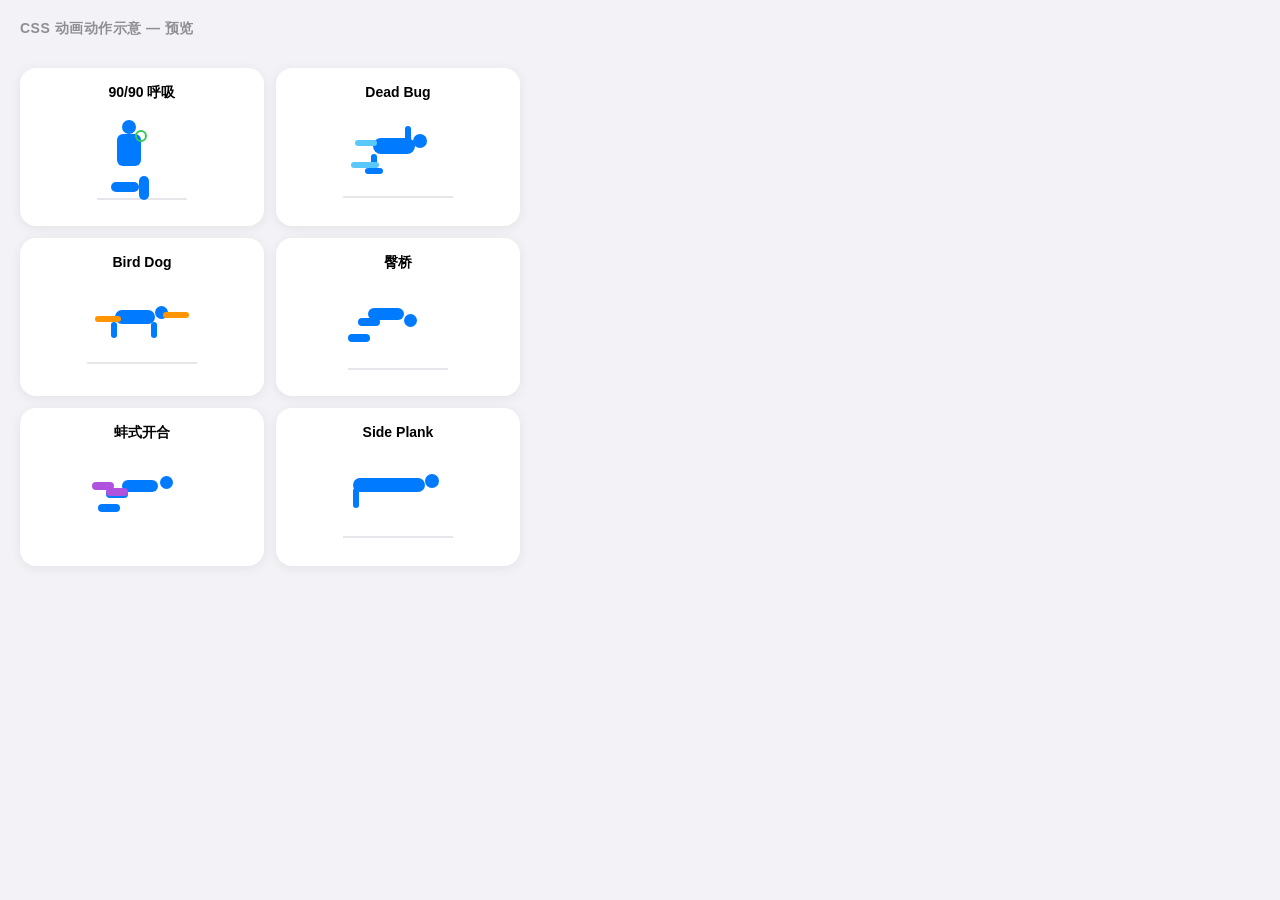
<file: preview-anim.html>
<!DOCTYPE html>
<html lang="zh-CN">
<head>
<meta charset="UTF-8">
<meta name="viewport" content="width=device-width, initial-scale=1.0">
<title>动作动画预览</title>
<style>
* { box-sizing: border-box; margin: 0; padding: 0; }
body { background: #f2f2f7; font-family: -apple-system, sans-serif; padding: 20px; }
h2 { font-size: 14px; color: #8e8e93; text-transform: uppercase; letter-spacing: 0.5px; margin-bottom: 12px; }
.grid { display: grid; grid-template-columns: 1fr 1fr; gap: 12px; max-width: 500px; }
.card { background: white; border-radius: 16px; padding: 16px; box-shadow: 0 2px 12px rgba(0,0,0,0.07); }
.card-title { font-size: 14px; font-weight: 600; text-align: center; margin-bottom: 8px; }
.stage { width: 100%; height: 100px; position: relative; display: flex; align-items: center; justify-content: center; }

/* ====== 90/90 呼吸 ====== */
.breathing-fig {
  position: relative;
  width: 90px; height: 80px;
}
/* 躯干 */
.b-torso {
  position: absolute;
  left: 20px; top: 14px;
  width: 24px; height: 32px;
  background: #007AFF;
  border-radius: 6px;
  animation: breathe 3s ease-in-out infinite;
  transform-origin: center bottom;
}
/* 头 */
.b-head {
  position: absolute;
  left: 25px; top: 0;
  width: 14px; height: 14px;
  background: #007AFF;
  border-radius: 50%;
}
/* 腿（折叠90°） */
.b-thigh { position: absolute; left: 14px; bottom: 8px; width: 28px; height: 10px; background: #007AFF; border-radius: 5px; transform: rotate(0deg); }
.b-shin  { position: absolute; left: 42px; bottom: 0;  width: 10px; height: 24px; background: #007AFF; border-radius: 5px; }
/* 地面 */
.b-floor { position: absolute; bottom: 0; left: 0; right: 0; height: 2px; background: #e5e5ea; border-radius: 1px; }
/* 呼吸圈 */
.b-breath {
  position: absolute; left: 38px; top: 10px;
  width: 12px; height: 12px;
  border: 2px solid #34C759;
  border-radius: 50%;
  animation: breathRing 3s ease-in-out infinite;
}
@keyframes breathe {
  0%,100% { transform: scaleY(1); }
  50%      { transform: scaleY(1.12); }
}
@keyframes breathRing {
  0%,100% { transform: scale(1); opacity: 0.4; }
  50%      { transform: scale(2.2); opacity: 1; }
}

/* ====== Dead Bug ====== */
.db-fig { position: relative; width: 110px; height: 80px; }
.db-torso { position: absolute; left: 30px; top: 20px; width: 42px; height: 16px; background: #007AFF; border-radius: 8px; }
.db-head  { position: absolute; left: 70px; top: 16px; width: 14px; height: 14px; background: #007AFF; border-radius: 50%; }
/* 右臂 上举 */
.db-arm-r { position: absolute; left: 62px; top: 8px; width: 6px; height: 22px; background: #007AFF; border-radius: 3px; transform-origin: bottom center; animation: armUp 2s ease-in-out infinite; }
/* 左臂 延伸 */
.db-arm-l { position: absolute; left: 12px; top: 22px; width: 22px; height: 6px; background: #5ac8fa; border-radius: 3px; }
/* 右腿 延伸（与左臂对侧） */
.db-leg-r { position: absolute; left: 8px; top: 44px; width: 28px; height: 6px; background: #5ac8fa; border-radius: 3px; transform-origin: right center; animation: legOut 2s ease-in-out infinite; }
/* 左腿 90° */
.db-thigh-l { position: absolute; left: 28px; top: 36px; width: 6px; height: 16px; background: #007AFF; border-radius: 3px; }
.db-shin-l  { position: absolute; left: 22px; top: 50px; width: 18px; height: 6px; background: #007AFF; border-radius: 3px; }
.db-floor { position: absolute; bottom: 0; left: 0; right: 0; height: 2px; background: #e5e5ea; }
@keyframes armUp  { 0%,100%{transform:translateY(0)} 50%{transform:translateY(-6px)} }
@keyframes legOut { 0%,100%{transform:scaleX(1) translateX(0)} 50%{transform:scaleX(1.3) translateX(-4px)} }

/* ====== Bird Dog ====== */
.bd-fig { position: relative; width: 110px; height: 80px; }
/* 躯干（四肢跪撑） */
.bd-torso { position: absolute; left: 28px; top: 22px; width: 40px; height: 14px; background: #007AFF; border-radius: 7px; }
.bd-head  { position: absolute; left: 68px; top: 18px; width: 13px; height: 13px; background: #007AFF; border-radius: 50%; }
/* 支撑臂/腿 */
.bd-arm-support { position: absolute; left: 64px; top: 34px; width: 6px; height: 16px; background: #007AFF; border-radius: 3px; }
.bd-leg-support { position: absolute; left: 24px; top: 34px; width: 6px; height: 16px; background: #007AFF; border-radius: 3px; }
/* 对侧延伸 */
.bd-arm-ext { position: absolute; left: 76px; top: 24px; width: 26px; height: 6px; background: #FF9500; border-radius: 3px; transform-origin: left center; animation: extOut 2s ease-in-out infinite; }
.bd-leg-ext { position: absolute; left: 8px;  top: 28px; width: 26px; height: 6px; background: #FF9500; border-radius: 3px; transform-origin: right center; animation: extOut 2s ease-in-out infinite; }
.bd-floor { position: absolute; bottom: 4px; left: 0; right: 0; height: 2px; background: #e5e5ea; }
@keyframes extOut { 0%,100%{opacity:.5;transform:scaleX(.8)} 50%{opacity:1;transform:scaleX(1)} }

/* ====== 臀桥 ====== */
.gb-fig { position: relative; width: 100px; height: 80px; }
.gb-torso { position: absolute; left: 20px; top: 18px; width: 36px; height: 12px; background: #007AFF; border-radius: 6px; transform-origin: right center; animation: hipUp 2s ease-in-out infinite; }
.gb-head  { position: absolute; left: 56px; top: 24px; width: 13px; height: 13px; background: #007AFF; border-radius: 50%; }
.gb-thigh { position: absolute; left: 10px; top: 28px; width: 22px; height: 8px; background: #007AFF; border-radius: 4px; transform-origin: right center; animation: thighUp 2s ease-in-out infinite; }
.gb-shin  { position: absolute; left: 0;   top: 44px; width: 22px; height: 8px; background: #007AFF; border-radius: 4px; }
.gb-floor { position: absolute; bottom: 0; left: 0; right: 0; height: 2px; background: #e5e5ea; }
@keyframes hipUp  { 0%,100%{transform:rotate(0)}   50%{transform:rotate(-18deg) translateY(-6px)} }
@keyframes thighUp{ 0%,100%{transform:rotate(0)}   50%{transform:rotate(-12deg)} }

/* ====== 蚌式开合 ====== */
.cl-fig { position: relative; width: 100px; height: 80px; }
.cl-torso  { position: absolute; left: 30px; top: 20px; width: 36px; height: 12px; background: #007AFF; border-radius: 6px; }
.cl-head   { position: absolute; left: 68px; top: 16px; width: 13px; height: 13px; background: #007AFF; border-radius: 50%; }
.cl-thigh1 { position: absolute; left: 14px; top: 30px; width: 22px; height: 8px; background: #007AFF; border-radius: 4px; }
.cl-shin1  { position: absolute; left: 6px;  top: 44px; width: 22px; height: 8px; background: #007AFF; border-radius: 4px; }
.cl-thigh2 { position: absolute; left: 14px; top: 28px; width: 22px; height: 8px; background: #AF52DE; border-radius: 4px; transform-origin: right center; animation: clam 2s ease-in-out infinite; }
.cl-shin2  { position: absolute; left: 0px; top: 22px; width: 22px; height: 8px; background: #AF52DE; border-radius: 4px; transform-origin: right center; animation: clamShin 2s ease-in-out infinite; }
@keyframes clam    { 0%,100%{transform:rotate(0)}   50%{transform:rotate(-28deg)} }
@keyframes clamShin{ 0%,100%{transform:rotate(0)}   50%{transform:rotate(-14deg)} }

/* ====== Side Plank ====== */
.sp-fig { position: relative; width: 110px; height: 80px; }
.sp-body { position: absolute; left: 10px; top: 20px; width: 72px; height: 14px; background: #007AFF; border-radius: 7px; transform-origin: left center; animation: spBody 3s ease-in-out infinite; }
.sp-head { position: absolute; left: 82px; top: 16px; width: 14px; height: 14px; background: #007AFF; border-radius: 50%; animation: spHead 3s ease-in-out infinite; }
.sp-arm  { position: absolute; left: 10px; top: 30px; width: 6px; height: 20px; background: #007AFF; border-radius: 3px; }
.sp-floor{ position: absolute; bottom: 0; left: 0; right: 0; height: 2px; background: #e5e5ea; }
@keyframes spBody { 0%,100%{transform:rotate(0)}   50%{transform:rotate(-3deg) translateY(-3px)} }
@keyframes spHead { 0%,100%{transform:translateY(0)} 50%{transform:translateY(-3px)} }
</style>
</head>
<body>
<h2>CSS 动画动作示意 — 预览</h2>
<br>
<div class="grid">

  <div class="card">
    <div class="card-title">90/90 呼吸</div>
    <div class="stage">
      <div class="breathing-fig">
        <div class="b-floor"></div>
        <div class="b-thigh"></div>
        <div class="b-shin"></div>
        <div class="b-torso"></div>
        <div class="b-head"></div>
        <div class="b-breath"></div>
      </div>
    </div>
  </div>

  <div class="card">
    <div class="card-title">Dead Bug</div>
    <div class="stage">
      <div class="db-fig">
        <div class="db-floor"></div>
        <div class="db-torso"></div>
        <div class="db-head"></div>
        <div class="db-arm-r"></div>
        <div class="db-arm-l"></div>
        <div class="db-thigh-l"></div>
        <div class="db-shin-l"></div>
        <div class="db-leg-r"></div>
      </div>
    </div>
  </div>

  <div class="card">
    <div class="card-title">Bird Dog</div>
    <div class="stage">
      <div class="bd-fig">
        <div class="bd-floor"></div>
        <div class="bd-torso"></div>
        <div class="bd-head"></div>
        <div class="bd-arm-support"></div>
        <div class="bd-leg-support"></div>
        <div class="bd-arm-ext"></div>
        <div class="bd-leg-ext"></div>
      </div>
    </div>
  </div>

  <div class="card">
    <div class="card-title">臀桥</div>
    <div class="stage">
      <div class="gb-fig">
        <div class="gb-floor"></div>
        <div class="gb-thigh"></div>
        <div class="gb-shin"></div>
        <div class="gb-torso"></div>
        <div class="gb-head"></div>
      </div>
    </div>
  </div>

  <div class="card">
    <div class="card-title">蚌式开合</div>
    <div class="stage">
      <div class="cl-fig">
        <div class="cl-torso"></div>
        <div class="cl-head"></div>
        <div class="cl-thigh1"></div>
        <div class="cl-shin1"></div>
        <div class="cl-thigh2"></div>
        <div class="cl-shin2"></div>
      </div>
    </div>
  </div>

  <div class="card">
    <div class="card-title">Side Plank</div>
    <div class="stage">
      <div class="sp-fig">
        <div class="sp-floor"></div>
        <div class="sp-arm"></div>
        <div class="sp-body"></div>
        <div class="sp-head"></div>
      </div>
    </div>
  </div>

</div>
</body>
</html>
</file>
